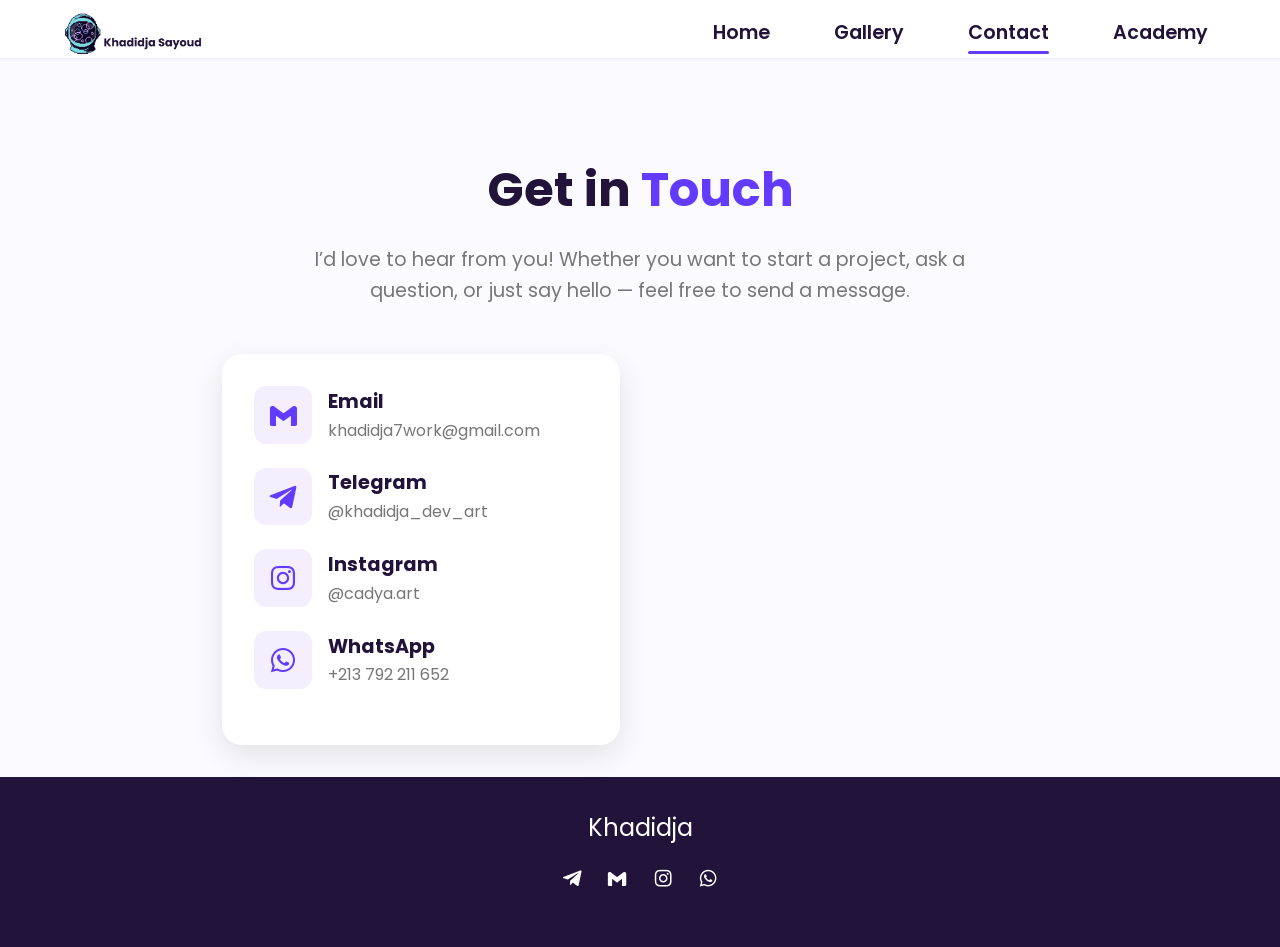
<file: contact.html>
<!DOCTYPE html>
<html lang="en">

<head>
    <meta charset="UTF-8">
    <meta name="viewport" content="width=device-width, initial-scale=1.0">
    <title>Contact Me – Cadya</title>
    <link rel="stylesheet" href="styles.css">
    <link href='https://unpkg.com/boxicons@2.1.4/css/boxicons.min.css' rel='stylesheet'>

    <style>
        :root {
            --primary-color: #623bff;
            --secondary-color: #8a6cff;
            --accent-color: #ff6b8b;
            --dark-color: #22133b;
            --light-color: #fafaff;
            --text-color: #333;
            --text-light: #777;
            --shadow: 0 10px 30px rgba(0, 0, 0, 0.1);
            --transition: all 0.3s ease;
        }

        body {
            background: var(--light-color);
            font-family: 'Poppins', sans-serif;
        }

        main {
            margin-top: 120px;
            padding: 2rem;
            max-width: 900px;
            margin-left: auto;
            margin-right: auto;
        }

        .contact-header {
            text-align: center;
            margin-bottom: 3rem;
        }

        .contact-header h1 {
            font-size: 3rem;
            color: var(--dark-color);
            margin-bottom: 1rem;
            position: relative;
        }

        .contact-header h1 span {
            color: var(--primary-color);
        }

        .contact-header p {
            color: var(--text-light);
            font-size: 1.2rem;
            max-width: 650px;
            margin: auto;
        }

        /* Contact Container */
        .contact-container {
            display: grid;
            grid-template-columns: 1fr 1fr;
            gap: 2.5rem;
            align-items: start;
        }

        @media(max-width: 800px) {
            .contact-container {
                grid-template-columns: 1fr;
            }
        }

        /* Contact Info Box */
        .contact-info {
            background: white;
            padding: 2rem;
            border-radius: 20px;
            box-shadow: var(--shadow);
        }

        .info-item {
            display: flex;
            align-items: center;
            gap: 1rem;
            margin-bottom: 1.5rem;
            transition: var(--transition);
        }

        .info-item i {
            font-size: 2rem;
            color: var(--primary-color);
            background: #f3efff;
            padding: 0.8rem;
            border-radius: 12px;
        }

        .info-item:hover {
            transform: translateX(8px);
        }

        .info-item h4 {
            margin: 0;
            font-size: 1.2rem;
            color: var(--dark-color);
        }

        .info-item p a {
            text-decoration: none;
            color: var(--text-light);
        }

        /* Contact Form */
        .contact-form {
            background: white;
            padding: 2rem;
            border-radius: 20px;
            box-shadow: var(--shadow);
        }

        .form-group {
            margin-bottom: 1.5rem;
        }

        .form-group label {
            font-weight: 600;
            color: var(--dark-color);
            display: block;
            margin-bottom: 0.5rem;
        }

        .form-group input,
        .form-group textarea {
            width: 100%;
            padding: 1rem;
            border: 1px solid #ddd;
            border-radius: 12px;
            font-size: 1rem;
            transition: var(--transition);
        }

        .form-group input:focus,
        .form-group textarea:focus {
            border-color: var(--primary-color);
            box-shadow: 0 0 0 3px rgba(98, 59, 255, 0.2);
            outline: none;
        }

        textarea {
            resize: none;
            height: 140px;
        }

        /* Button */
        .submit-btn {
            width: 100%;
            padding: 1rem;
            background: var(--primary-color);
            color: white;
            font-weight: 700;
            border: none;
            border-radius: 12px;
            cursor: pointer;
            transition: var(--transition);
            font-size: 1.1rem;
        }

        .submit-btn:hover {
            background: var(--secondary-color);
            transform: translateY(-3px);
        }
    </style>
</head>

<body>

    <!-- Header (same as your site) -->
    <header class="l-header">
        <nav class="nav bd-grid">
            <a href="index.html" class="nav__logo"><img src="pics/logo.png" width="150"></a>

            <div class="nav__toggle" id="nav-toggle">
                <i class="fas fa-bars"></i>
            </div>

            <div class="nav__menu" id="nav-menu">
                <ul class="nav__list">
                    <li class="nav__item"><a href="index.html" class="nav__link">Home</a></li>
                    <li class="nav__item"><a href="gallery.html" class="nav__link">Gallery</a></li>
                    <li class="nav__item"><a href="contact.html" class="nav__link active-link">Contact</a></li>
                    <li class="nav__item"><a href="academy.html" class="nav__link">Academy</a></li>
                </ul>
            </div>
        </nav>
    </header>

    <main>

        <div class="contact-header">
            <h1>Get in <span>Touch</span></h1>
            <p>I’d love to hear from you! Whether you want to start a project, ask a question, or just say hello — feel
                free to send a message.</p>
        </div>

        <div class="contact-container">

            <!-- CONTACT INFO -->
            <div class="contact-info">
                <div class="info-item">
                    <i class='bx bxl-gmail'></i>
                    <div>
                        <h4>Email</h4>
                        <p><a href="mailto:khadidja7work@gmail.com">khadidja7work@gmail.com</a></p>
                    </div>
                </div>



                <div class="info-item">
                    <i class='bx bxl-telegram'></i>
                    <div>
                        <h4>Telegram</h4>
                        <p><a href="https://t.me/khadidja_dev_art">@khadidja_dev_art</a></p>
                    </div>
                </div>



                <div class="info-item">
                    <i class='bx bxl-instagram'></i>
                    <div>
                        <h4>Instagram</h4>
                        <p><a href="https://www.instagram.com/cadya.art/" target="_blank">@cadya.art</a></p>
                    </div>
                </div>
                <div class="info-item">
                    <i class='bx bxl-whatsapp'></i>
                    <div>
                        <h4>WhatsApp</h4>
                        <p><a href="https://wa.me/213792211652">+213 792 211 652</a></p>
                    </div>
                </div>

            </div>

           


        </div>

    </main>

    <footer class="footer">
        <p class="footer__title">Khadidja</p>
        <div class="footer__social">
            <a href="https://t.me/khadidja_dev_art" class="footer__icon"><i class='bx bxl-telegram'></i></a>
            <a href="mailto:khadidja7work@gmail.com" class="footer__icon"><i class='bx bxl-gmail'></i></a>
            <a href="https://www.instagram.com/cadya.art/" class="footer__icon"><i class='bx bxl-instagram'></i></a>
            <a href="https://wa.me/213792211652" class="footer__icon"><i class='bx bxl-whatsapp'></i></a>
        </div>
    </footer>

    

</body>


</html>
</file>
<file: styles.css>
/*===== GOOGLE FONTS =====*/
@import url("https://fonts.googleapis.com/css2?family=Poppins:wght@400;600;700&display=swap");

/*===== VARIABLES CSS =====*/
:root {
  --header-height: 3rem;
  --font-semi: 600;

  --first-color: #623bff;
  --second-color: #22133b;

  --body-font: "Poppins", sans-serif;
  --big-font-size: clamp(1.8rem, 3vw + 1rem, 3.5rem);
  --h2-font-size: clamp(1.1rem, 1.5vw + 0.5rem, 2rem);
  --normal-font-size: clamp(0.9rem, 1vw + 0.4rem, 1rem);
  --smaller-font-size: 0.8rem;

  --mb-2: 1rem;
  --mb-4: 2rem;
  --mb-5: 2.5rem;
  --mb-6: 3rem;

  --z-back: -10;
  --z-fixed: 100;
}

/*===== BASE =====*/
*,
::before,
::after {
  box-sizing: border-box;
}

html {
  scroll-behavior: smooth;
}

body {
  margin: var(--header-height) 0 0 0;
  font-family: var(--body-font);
  font-size: var(--normal-font-size);
  color: var(--second-color);
  line-height: 1.6;
  background-color: #fff;
}

img {
  max-width: 100%;
  height: auto;
  display: block;
  pointer-events: none;
  -webkit-user-drag: none;
  user-select: none;
}

h1,
h2,
p {
  margin: 0;
}

ul {
  list-style: none;
  margin: 0;
  padding: 0;
}

a {
  text-decoration: none;
  color: inherit;
}

/*===== CLASS CSS ===== */
.section {
  padding: 4rem 1rem;
}

.section-title {
  position: relative;
  font-size: var(--h2-font-size);
  color: var(--first-color);
  margin-bottom: var(--mb-4);
  text-align: center;
}

.section-title::after {
  content: "";
  position: absolute;
  width: 64px;
  height: 3px;
  background-color: var(--first-color);
  left: 50%;
  transform: translateX(-50%);
  top: 2.2rem;
}

/*===== LAYOUT =====*/
.bd-grid {
  width: 100%;
  max-width: 1200px;
  margin: 0 auto;
  padding: 0 1rem;
  display: grid;
}

/*===== HEADER =====*/
.l-header {
  width: 100%;
  position: fixed;
  top: 0;
  left: 0;
  z-index: var(--z-fixed);
  background-color: #fff;
  box-shadow: 0 1px 4px rgba(146, 161, 176, 0.15);
}

/*===== NAV =====*/
.nav {
  margin-top: 0.6rem;
  height: var(--header-height);
  display: flex;
  justify-content: space-between;
  align-items: center;
  font-weight: var(--font-semi);
  padding: 0 1rem;
}

.nav__menu {
  transition: 0.5s ease;
}

@media screen and (max-width: 768px) {
  .nav__menu {
    position: fixed;
    top: var(--header-height);
    right: -100%;
    width: 30%;
    height: auto;
    background-color: var(--second-color);
    padding: 2rem;
    display: flex;
    flex-direction: column;
    align-items: center;
    border-radius: 10px 0 0 10px;
  }

  .nav__menu.show {
    right: 0;
  }


}

.nav__item {

  padding: 0.5rem 1rem;
  margin: 1.5rem 0;
}

.nav__link {
  color: #fff;
  font-size: 1.2rem;
  position: relative;
}

.nav__link:hover::after,
.active-link::after {
  content: "";
  position: absolute;
  width: 100%;
  height: 3px;
  background-color: var(--first-color);
  left: 0;
  bottom: -8px;
  border-radius: 10px;

}



.nav__toggle {
  color: var(--second-color);
  font-size: 1.6rem;
  cursor: pointer;
}

@media (min-width: 769px) {
  .nav__list {
    display: flex;
    gap: 2rem;
  }

  .nav__toggle {
    display: none;
  }

  .nav__link {
    color: var(--second-color);
  }
}

/*===== HOME =====*/
.home {
  display: flex;
  justify-content: center;
  align-items: center;
  padding: 6rem 2rem;
  background-color: #fff;
}

.home__content {
  display: flex;
  align-items: center;
  justify-content: space-between;
  gap: 1rem;
  max-width: 1200px;
  width: 100%;
}

.home__data {
  flex: 1;
}

.home__title {
  font-size: 3rem;
  line-height: 1.4;
  margin-bottom: 1.5rem;
  margin-top: -3rem;
}

.home__subtitle {
  font-size: 2rem;
  margin-bottom: 2rem;
}

.home__title-color {
  color: var(--first-color);
}

.home__img {
  flex: 1;
  display: flex;
  justify-content: flex-end;
}

.home__img img {
  width: 100%;
  max-width: 450px;
  height: auto;
}

.home__img img:hover {
  transform: scale(1.05);
}

/* ✅ Responsive layout for tablets and below */
@media screen and (max-width: 992px) {
  .home__content {
    gap: 2rem;
  }

  .home__title {
    font-size: 2.4rem;
  }

  .home__subtitle {
    font-size: 1.8rem;
  }
}

/* ✅ Stack on mobile screens */
@media screen and (max-width: 768px) {
  .home__content {
    flex-direction: column-reverse;
    text-align: center;
  }

  .home__img {
    justify-content: center;
  }

  .home__img img {
    max-width: 320px;
  }

  .button {
    margin: 0 auto;
  }
}

/*===== BUTTON =====*/
.button {
  display: inline-block;
  background-color: var(--first-color);
  color: #fff;
  padding: 1rem 2.2rem;
  border-radius: 0.5rem;
  font-weight: var(--font-semi);
  transition: 0.3s;
  width: 40%;
  text-align: center;
  border: 2px solid var(--first-color);

}

.button:hover {
  box-shadow: 0px 10px 36px rgba(0, 0, 0, 0.15);
  transform: translateY(-2px);
  background-color: #fff;
  color: var(--first-color);
  border: 2px solid var(--first-color);
}

@media (max-width: 768px) {
  .button {
    width: 60%;
  }
}

/*===== ABOUT =====*/
.about__container {
  display: grid;
  align-items: center;
  gap: 2rem;
  text-align: center;
}

.about__img img {
  width: min(70%, 250px);
  margin: 0 auto;
}

@media (min-width: 768px) {
  .about__container {
    grid-template-columns: 1fr 1fr;
    text-align: left;
  }
}

/*===== SKILLS =====*/
.skills__container {
  display: grid;
  gap: 2rem;
  max-width: 95%;
  margin: 0 auto;
}

.skill-box {
  background-color: #f9f9ff;
  border-radius: 1rem;
  padding: 1.5rem;
  box-shadow: 0 4px 15px rgba(0, 0, 0, 0.08);
  transition: all 0.3s ease;
  
  /* main fix: arrange text left, button right */
  display: flex;
  justify-content: space-between;
  align-items: center;
  gap: 1rem;
}

.skill-box:hover {
  transform: translateY(-5px);
}

.skill-title {
  color: var(--first-color);
  font-size: 1.2rem;
  margin-bottom: 0.8rem;
}

.skill-box img{
  width: 40px;
  height: auto;
}

.skill-box a{
  margin-right: 6%;
}

.skill-box a:hover{
  transform: translateX(5px) scale(1.1);
}

/* Arrow button on the right */
.arrow-btn img {
  width: 35px;
  height: auto;
  transition: transform 0.3s ease;
}

.arrow-btn:hover img {
  transform: translateX(5px) scale(1.1);
}

/* Make sure text doesn’t stretch */
.skill-box > div {
  flex: 1;
}

/* Responsive: stack if needed */
@media (max-width: 600px) {
  .skill-box {
    flex-direction: column;
    align-items: flex-start;
  }

  .arrow-btn {
    align-self: flex-end;
  }
}


/*===== WORK =====*/
.work__container {
  display: grid;
  gap: 3rem;
  max-width: 80%;
  margin: 0 auto;

}

.work__item {
  display: flex;
  flex-direction: column;
  align-items: center;
  gap: 1.5rem;
  text-align: center;
}

.work__item.reverse {
  flex-direction: column;
}

.work__image img {
  max-width: 100px;
}

.work__content {
  max-width: 500px;
}

.work__item p {
  text-align: justify;

}



@media (min-width: 768px) {
  .work__item {
    flex-direction: row;
    text-align: left;
  }

  .work__item.reverse {
    flex-direction: row-reverse;
  }
}

.work__item h3 {
  color: var(--first-color);
  margin-bottom: 0.5rem;
}

/*===== CONTACT =====*/
.contact__container {
  display: flex;
  flex-direction: column;
  align-items: center;
  gap: 1rem;
  margin-top: 2rem;
}

.contact__button {
  display: flex;
  align-items: center;
  gap: 0.7rem;
  color: #fff;
  padding: 0.8rem 1.5rem;
  border-radius: 0.7rem;
  font-weight: var(--font-semi);
  transition: 0.3s;
}

#telegram {
  background-color: #22a8d9;
}

#email {
  background-color: #b42119;
}

.contact__button:hover {
  opacity: 0.85;
  transform: translateY(-3px);
}

.contact__button img {
  width: 40px;
}

/*===== FOOTER =====*/
.footer {
  background-color: var(--second-color);
  color: #fff;
  text-align: center;
  padding: 2rem 1rem;
}

.footer__title {
  font-size: 1.5rem;
  margin-bottom: 1rem;
}

.footer__social {
  margin-bottom: 1rem;
}

.footer__icon {
  font-size: 1.4rem;
  margin: 0 0.6rem;
}

.footer__copy {
  font-size: var(--smaller-font-size);
  opacity: 0.8;
}

/* ===== FIX IMAGE SIZES FOR MOBILE ===== */
@media (max-width: 600px) {

  /* Home image */
  .home__img {
    width: 70%;
    max-width: 220px;
  }

  /* About image */
  .about__img img {
    width: 65%;
    max-width: 200px;
  }

  /* Work section images */
  .work__image img {
    width: 90%;
    max-width: 250px;
  }

  /* Reduce section padding for better fit */
  .section {
    padding: 3rem 1rem;
  }

  /* Center text and reduce large titles */
  .home__title {
    font-size: clamp(1.5rem, 5vw + 1rem, 1.8rem);
  }


  .home__subtitle {
    font-size: clamp(1.2rem, 4vw + 0.8rem, 1.5rem);
  }

  .section-title {
    font-size: clamp(1rem, 4vw + 0.5rem, 1.4rem);
  }
}

/* Extra tweak for ultra-small phones */
@media (max-width: 400px) {
  .home__img {
    width: 60%;
    max-width: 180px;
  }

  .about__img img,
  .work__image img {
    width: 80%;
    max-width: 180px;
  }
}
</file>
